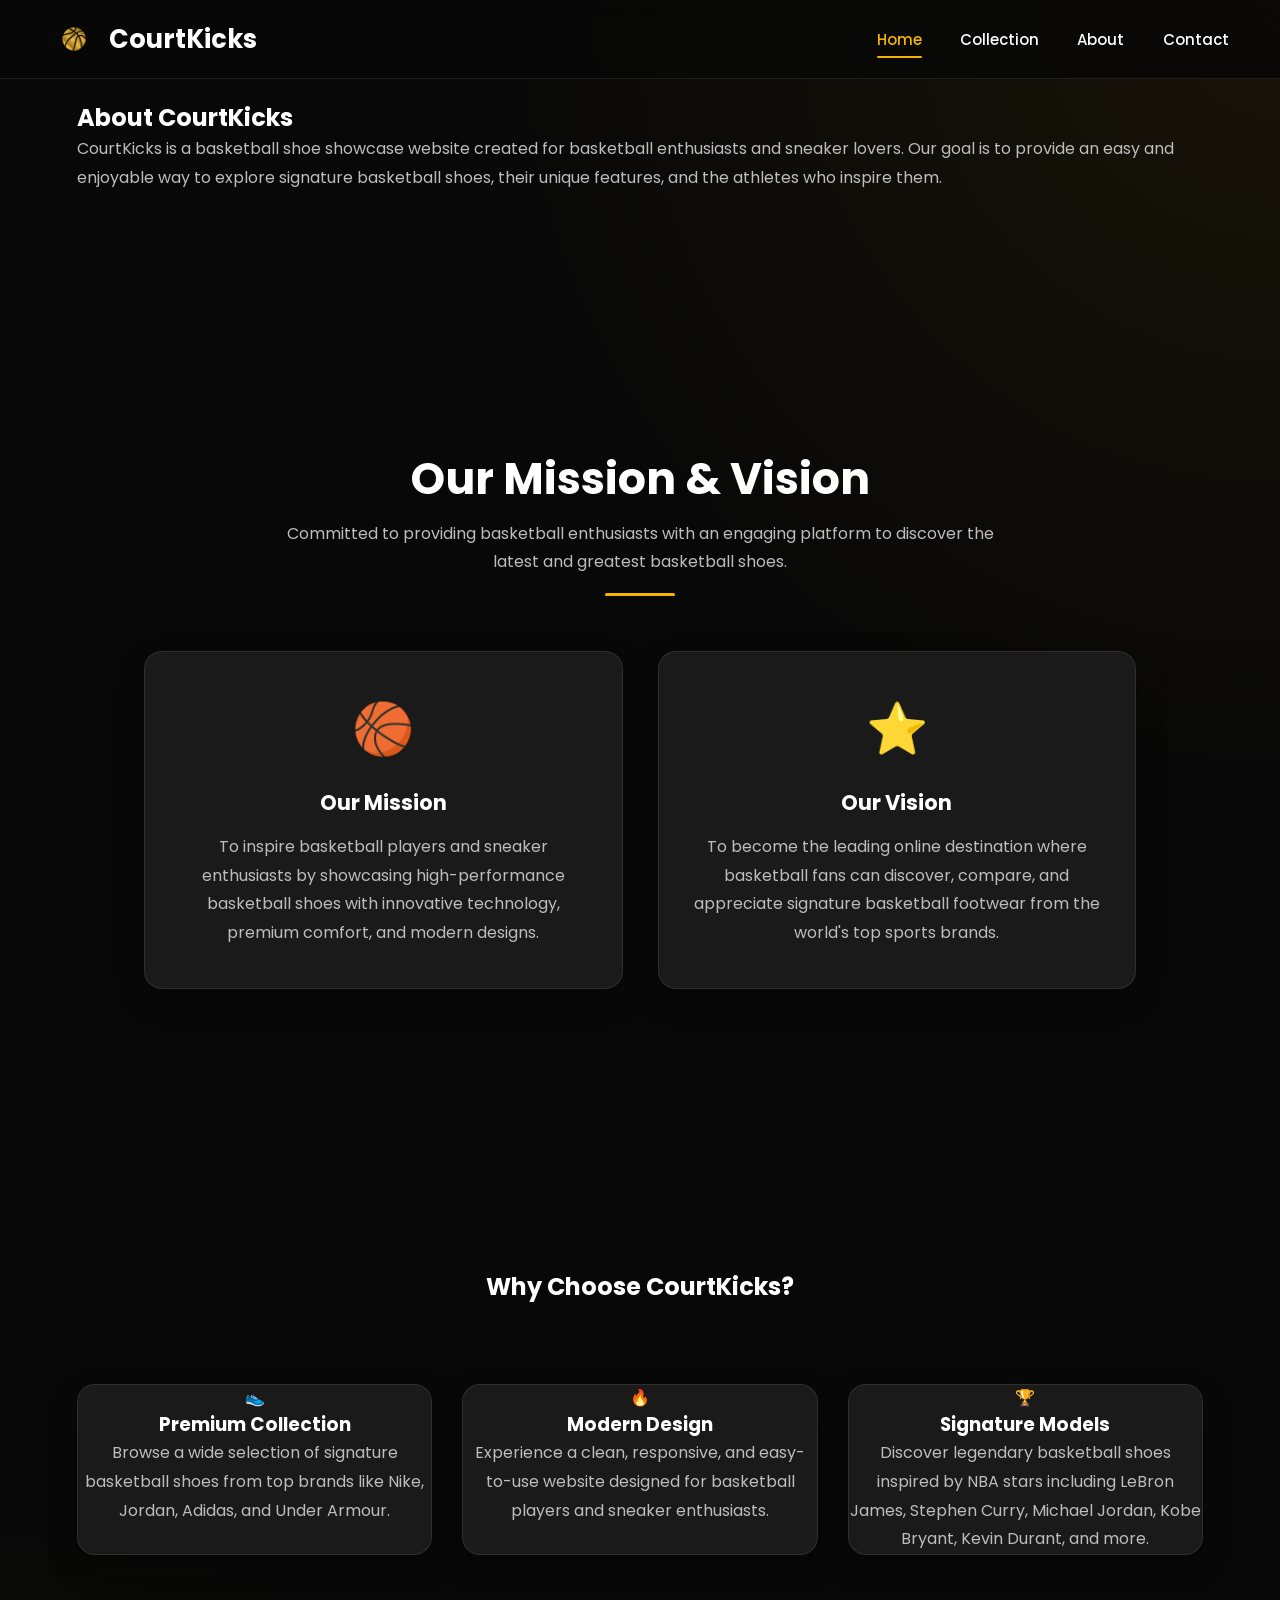
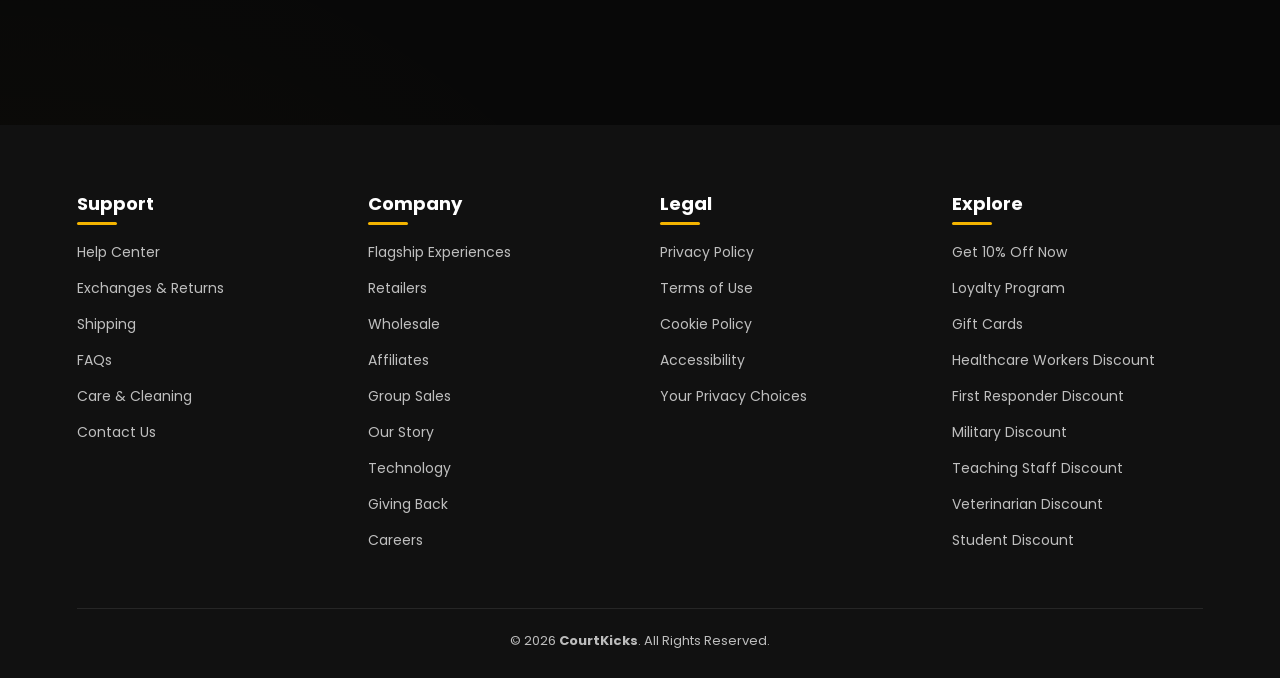
<file: about.html>
<!DOCTYPE html>
<html lang="en">

<head>
    <meta charset="UTF-8">
    <meta name="viewport" content="width=device-width, initial-scale=1.0">

    <title>About | CourtKicks</title>

    <!-- Google Font -->
    <link
        href="https://fonts.googleapis.com/css2?family=Poppins:wght@300;400;500;600;700&display=swap"
        rel="stylesheet">

    <!-- CSS -->
    <link rel="stylesheet" href="style.css">
</head>

<body>

    <!-- ================= HEADER ================= -->
    <header class="header">

        <nav class="navbar">

            <!-- Logo -->
            <a href="home.html" class="logo">
                <img src="myblogo.png" alt="CourtKicks Logo">
                <span>CourtKicks</span>
            </a>

            <!-- Navigation -->
            <ul class="nav-links">
    <li><a href="home.html" class="active">Home</a></li>
    <li><a href="collection.html">Collection</a></li>
    <li><a href="about.html">About</a></li>
    <li><a href="contact.html">Contact</a></li>
</ul>
        </nav>

    </header>

    <!-- ================= ABOUT HERO ================= -->
    <section class="about-hero">

        <div class="about-hero-content">

            <h1>About CourtKicks</h1>

            <p>
                CourtKicks is a basketball shoe showcase website created for
                basketball enthusiasts and sneaker lovers. Our goal is to
                provide an easy and enjoyable way to explore signature
                basketball shoes, their unique features, and the athletes
                who inspire them.
            </p>

        </div>

    </section>

    <!-- ================= MISSION & VISION ================= -->
    <section class="about-section">

       <!-- ================= MISSION & VISION ================= -->
<section class="about-section">

    <div class="section-title">
        <h2>Our Mission & Vision</h2>
        <p>
            Committed to providing basketball enthusiasts with an engaging
            platform to discover the latest and greatest basketball shoes.
        </p>
    </div>

    <div class="about-container">

        <!-- Mission -->
        <div class="about-box">

            <div class="about-icon">🏀</div>

            <h3>Our Mission</h3>

            <p>
                To inspire basketball players and sneaker enthusiasts by
                showcasing high-performance basketball shoes with innovative
                technology, premium comfort, and modern designs.
            </p>

        </div>

        <!-- Vision -->
        <div class="about-box">

            <div class="about-icon">⭐</div>

            <h3>Our Vision</h3>

            <p>
                To become the leading online destination where basketball fans
                can discover, compare, and appreciate signature basketball
                footwear from the world's top sports brands.
            </p>

        </div>

    </div>

</section>
    </section>

    <!-- ================= WHY CHOOSE COURTKICKS ================= -->
    <section class="about-section">

        <h2 class="center-title">Why Choose CourtKicks?</h2>

        <div class="cards">

          <div class="cards">

    <!-- Premium Collection -->
    <div class="card">

        <div class="card-icon">👟</div>

        <h3>Premium Collection</h3>

        <p>
            Browse a wide selection of signature basketball shoes from
            top brands like Nike, Jordan, Adidas, and Under Armour.
        </p>

    </div>

    <!-- Modern Design -->
    <div class="card">

        <div class="card-icon">🔥</div>

        <h3>Modern Design</h3>

        <p>
            Experience a clean, responsive, and easy-to-use website
            designed for basketball players and sneaker enthusiasts.
        </p>

    </div>

    <!-- Signature Models -->
    <div class="card">

        <div class="card-icon">🏆</div>

        <h3>Signature Models</h3>

        <p>
            Discover legendary basketball shoes inspired by NBA stars
            including LeBron James, Stephen Curry, Michael Jordan,
            Kobe Bryant, Kevin Durant, and more.
        </p>

    </div>

</div>

        </div>

    </section>

    <!-- ================= FOOTER ================= -->
    <!-- Footer -->
<footer class="footer">
    <div class="footer-container">

        <!-- Support -->
        <div class="footer-column">
            <h3>Support</h3>
            <ul>
                <li><a href="#">Help Center</a></li>
                <li><a href="#">Exchanges & Returns</a></li>
                <li><a href="#">Shipping</a></li>
                <li><a href="#">FAQs</a></li>
                <li><a href="#">Care & Cleaning</a></li>
                <li><a href="contact.html">Contact Us</a></li>
            </ul>
        </div>

        <!-- Company -->
        <div class="footer-column">
            <h3>Company</h3>
            <ul>
                <li><a href="#">Flagship Experiences</a></li>
                <li><a href="#">Retailers</a></li>
                <li><a href="#">Wholesale</a></li>
                <li><a href="#">Affiliates</a></li>
                <li><a href="#">Group Sales</a></li>
                <li><a href="about.html">Our Story</a></li>
                <li><a href="#">Technology</a></li>
                <li><a href="#">Giving Back</a></li>
                <li><a href="#">Careers</a></li>
            </ul>
        </div>

        <!-- Legal -->
        <div class="footer-column">
            <h3>Legal</h3>
            <ul>
                <li><a href="#">Privacy Policy</a></li>
                <li><a href="#">Terms of Use</a></li>
                <li><a href="#">Cookie Policy</a></li>
                <li><a href="#">Accessibility</a></li>
                <li><a href="#">Your Privacy Choices</a></li>
            </ul>
        </div>

        <!-- Explore -->
        <div class="footer-column">
            <h3>Explore</h3>
            <ul>
                <li><a href="#">Get 10% Off Now</a></li>
                <li><a href="#">Loyalty Program</a></li>
                <li><a href="#">Gift Cards</a></li>
                <li><a href="#">Healthcare Workers Discount</a></li>
                <li><a href="#">First Responder Discount</a></li>
                <li><a href="#">Military Discount</a></li>
                <li><a href="#">Teaching Staff Discount</a></li>
                <li><a href="#">Veterinarian Discount</a></li>
                <li><a href="#">Student Discount</a></li>
            </ul>
        </div>

    </div>

    <div class="footer-bottom">
        <p>&copy; 2026 <strong>CourtKicks</strong>. All Rights Reserved.</p>
    </div>
</footer>

    <!-- JavaScript -->
    <script src="script.js"></script>

</body>

</html>
</file>
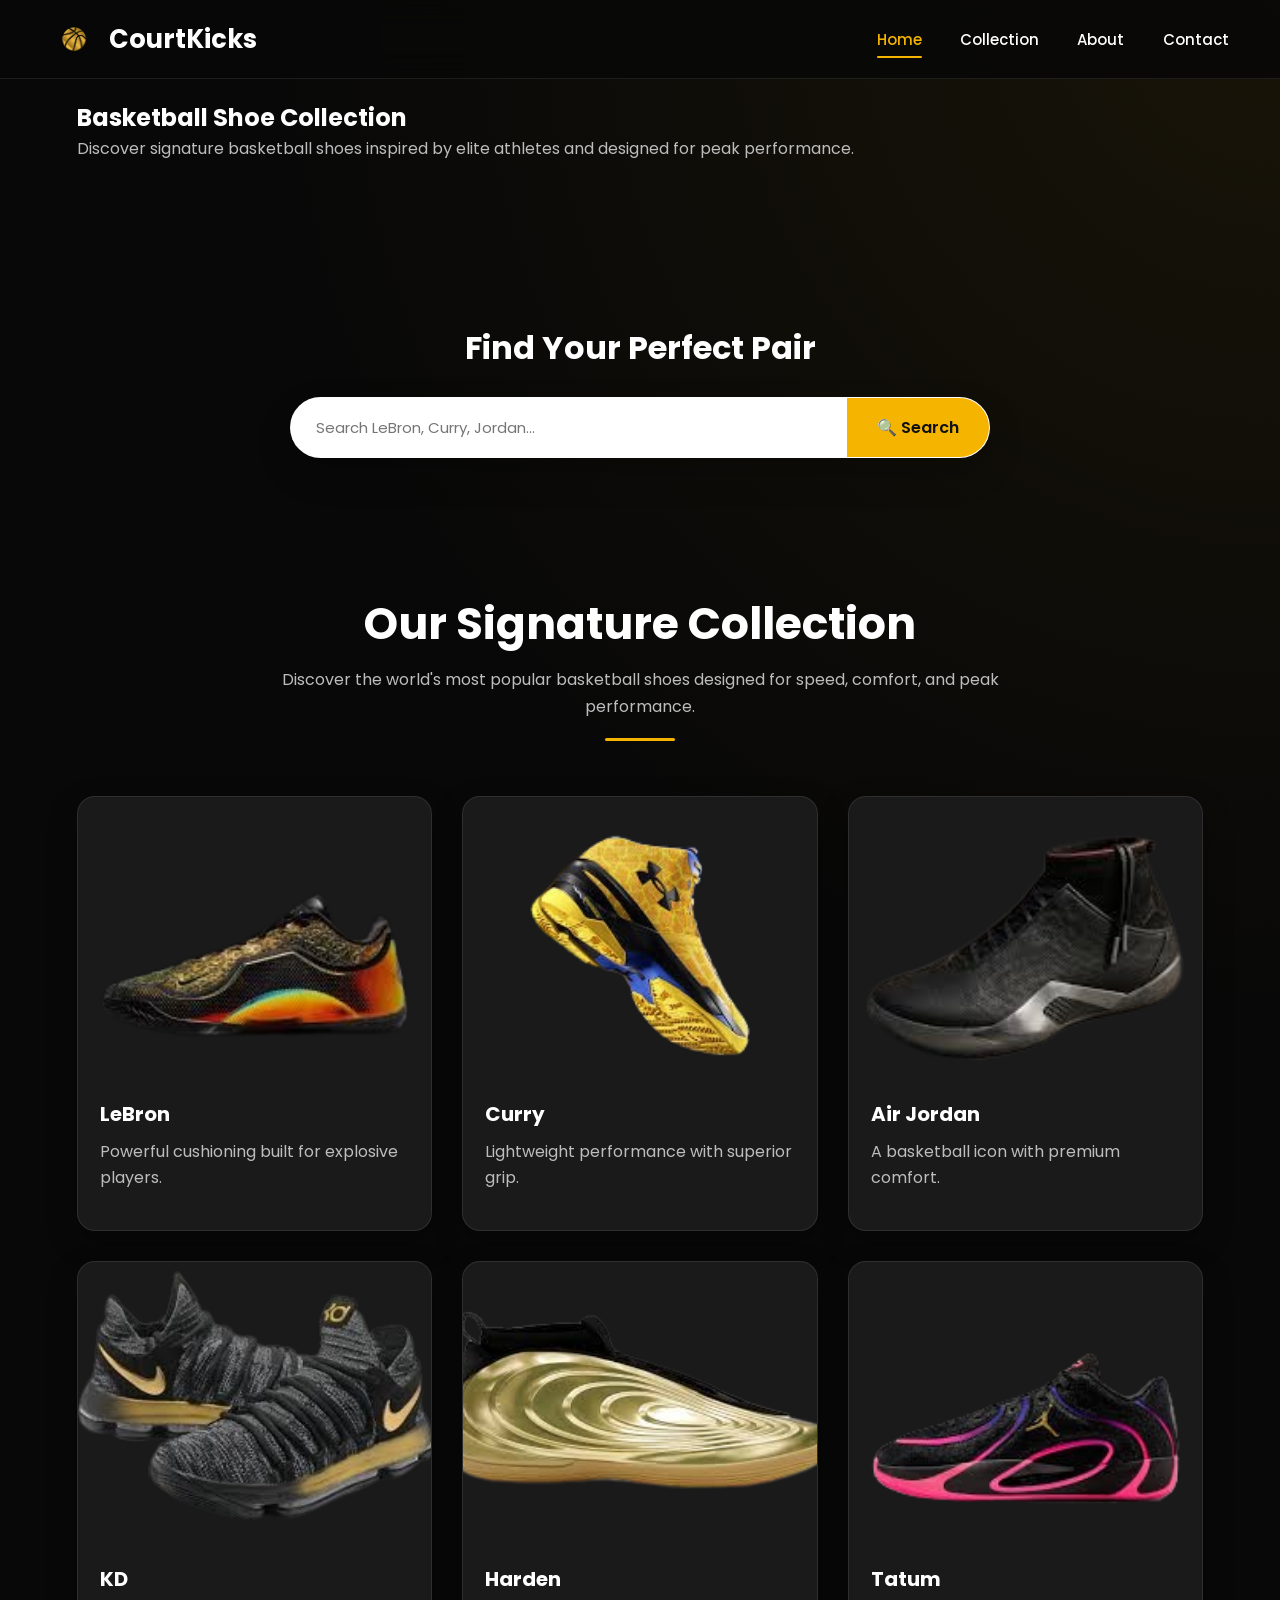
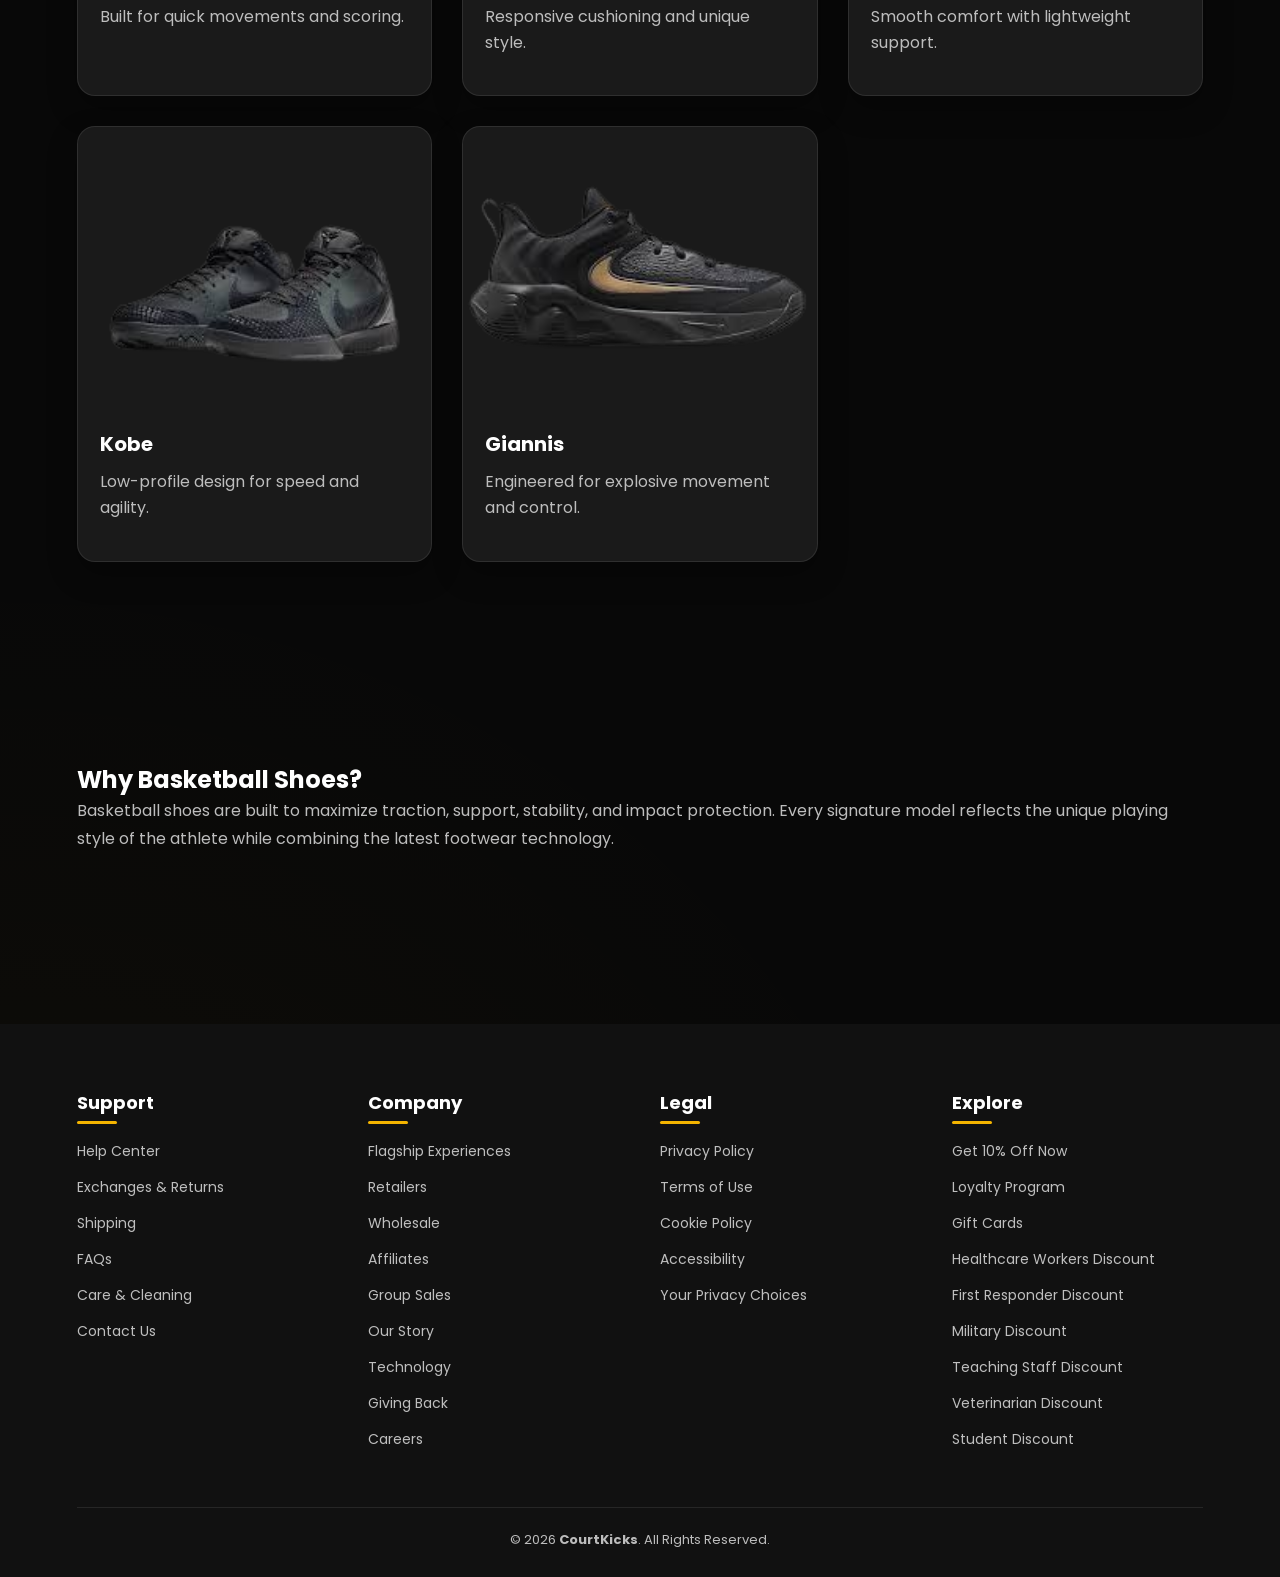
<file: collection.html>
<!DOCTYPE html>
<html lang="en">

<head>
    <meta charset="UTF-8">
    <meta name="viewport" content="width=device-width, initial-scale=1.0">

    <title>CourtKicks | Collection</title>

    <!-- Google Fonts -->
    <link rel="preconnect" href="https://fonts.googleapis.com">
    <link href="https://fonts.googleapis.com/css2?family=Poppins:wght@300;400;500;600;700&display=swap" rel="stylesheet">

    <!-- CSS -->
    <link rel="stylesheet" href="style.css">
</head>

<body>

    <!-- ================= NAVBAR ================= -->
    <header class="header">
        <nav class="navbar">

            <!-- Logo -->
              <a href="home.html" class="logo">
                <img src="myblogo.png" alt="CourtKicks Logo">
                <span>CourtKicks</span>
            </a>

            <!-- Navigation -->
         <ul class="nav-links">
    <li><a href="home.html" class="active">Home</a></li>
    <li><a href="collection.html">Collection</a></li>
    <li><a href="about.html">About</a></li>
    <li><a href="contact.html">Contact</a></li>
    </ul>
    </header>

    <!-- ================= HERO ================= -->
    <section class="collection-hero">

        <h1>Basketball Shoe Collection</h1>

        <p>
            Discover signature basketball shoes inspired by elite athletes and
            designed for peak performance.
        </p>

    </section>

    <!-- ================= SEARCH ================= -->
    <!-- ================= SEARCH SECTION ================= -->
<section class="search-section">

    <h2>Find Your Perfect Pair</h2>

    <div class="search-box">

        <input
            type="text"
            id="search"
            placeholder="Search LeBron, Curry, Jordan..."
        >

        <button type="button">
            🔍 Search
        </button>

    </div>

</section>
    <!-- ================= COLLECTION ================= -->
<section class="collection">

    <div class="section-title">
        <h2>Our Signature Collection</h2>
        <p>
            Discover the world's most popular basketball shoes designed for
            speed, comfort, and peak performance.
        </p>
    </div>

    <div class="cards">

        <!-- LeBron -->
        <div class="card">
            <div class="card-image">
                <img src="lebron-removebg-preview.png" alt="Nike LeBron">
                
            </div>

            <div class="card-content">
                <h3>LeBron</h3>
                <p>Powerful cushioning built for explosive players.</p>
               
            </div>
        </div>

        <!-- Curry -->
        <div class="card">
            <div class="card-image">
                <img src="curry-removebg-preview.png" alt="Curry">
       
            </div>

            <div class="card-content">
                <h3>Curry</h3>
                <p>Lightweight performance with superior grip.</p>
               
            </div>
        </div>

        <!-- Air Jordan -->
        <div class="card">
            <div class="card-image">
                <img src="jordan-removebg-preview.png" alt="Air Jordan">
               
            </div>

            <div class="card-content">
                <h3>Air Jordan</h3>
                <p>A basketball icon with premium comfort.</p>                
            </div>
        </div>

        <!-- KD -->
        <div class="card">
            <div class="card-image">
                <img src="kd-removebg-preview.png" alt="KD">
               
            </div>

            <div class="card-content">
                <h3>KD</h3>
                <p>Built for quick movements and scoring.</p>
              
            </div>
        </div>

        <!-- Harden -->
        <div class="card">
            <div class="card-image">
                <img src="gg-removebg-preview.png" alt="Harden">
               
            </div>

            <div class="card-content">
                <h3>Harden</h3>
                <p>Responsive cushioning and unique style.</p>
             
            </div>
        </div>

        <!-- Tatum -->
        <div class="card">
            <div class="card-image">
                <img src="tatt-removebg-preview.png" alt="Tatum">
                
            </div>

            <div class="card-content">
                <h3>Tatum</h3>
                <p>Smooth comfort with lightweight support.</p>
             
            </div>
        </div>

        <!-- Kobe -->
        <div class="card">
            <div class="card-image">
                <img src="kobe-removebg-preview.png" alt="Kobe">
               
            </div>

            <div class="card-content">
                <h3>Kobe</h3>
                <p>Low-profile design for speed and agility.</p>
            
            </div>
        </div>

        <!-- Giannis -->
        <div class="card">
            <div class="card-image">
                <img src="giannis-removebg-preview.png " alt="Giannis">
              
            </div>

            <div class="card-content">
                <h3>Giannis</h3>
                <p>Engineered for explosive movement and control.</p>
                
            </div>
        </div>

    </div>

</section>

<!-- ================= WHY BASKETBALL SHOES ================= -->
<section class="about-preview">

    <h2>Why Basketball Shoes?</h2>

    <p>
        Basketball shoes are built to maximize traction, support,
        stability, and impact protection. Every signature model
        reflects the unique playing style of the athlete while
        combining the latest footwear technology.
    </p>

</section>
    <!-- ================= FOOTER ================= -->
 <!-- Footer -->
<footer class="footer">
    <div class="footer-container">

        <!-- Support -->
        <div class="footer-column">
            <h3>Support</h3>
            <ul>
                <li><a href="#">Help Center</a></li>
                <li><a href="#">Exchanges & Returns</a></li>
                <li><a href="#">Shipping</a></li>
                <li><a href="#">FAQs</a></li>
                <li><a href="#">Care & Cleaning</a></li>
                <li><a href="contact.html">Contact Us</a></li>
            </ul>
        </div>

        <!-- Company -->
        <div class="footer-column">
            <h3>Company</h3>
            <ul>
                <li><a href="#">Flagship Experiences</a></li>
                <li><a href="#">Retailers</a></li>
                <li><a href="#">Wholesale</a></li>
                <li><a href="#">Affiliates</a></li>
                <li><a href="#">Group Sales</a></li>
                <li><a href="about.html">Our Story</a></li>
                <li><a href="#">Technology</a></li>
                <li><a href="#">Giving Back</a></li>
                <li><a href="#">Careers</a></li>
            </ul>
        </div>

        <!-- Legal -->
        <div class="footer-column">
            <h3>Legal</h3>
            <ul>
                <li><a href="#">Privacy Policy</a></li>
                <li><a href="#">Terms of Use</a></li>
                <li><a href="#">Cookie Policy</a></li>
                <li><a href="#">Accessibility</a></li>
                <li><a href="#">Your Privacy Choices</a></li>
            </ul>
        </div>

        <!-- Explore -->
        <div class="footer-column">
            <h3>Explore</h3>
            <ul>
                <li><a href="#">Get 10% Off Now</a></li>
                <li><a href="#">Loyalty Program</a></li>
                <li><a href="#">Gift Cards</a></li>
                <li><a href="#">Healthcare Workers Discount</a></li>
                <li><a href="#">First Responder Discount</a></li>
                <li><a href="#">Military Discount</a></li>
                <li><a href="#">Teaching Staff Discount</a></li>
                <li><a href="#">Veterinarian Discount</a></li>
                <li><a href="#">Student Discount</a></li>
            </ul>
        </div>

    </div>

    <div class="footer-bottom">
        <p>&copy; 2026 <strong>CourtKicks</strong>. All Rights Reserved.</p>
    </div>
</footer>

    <!-- JavaScript -->
    <script src="script.js"></script>

</body>

</html>
</file>
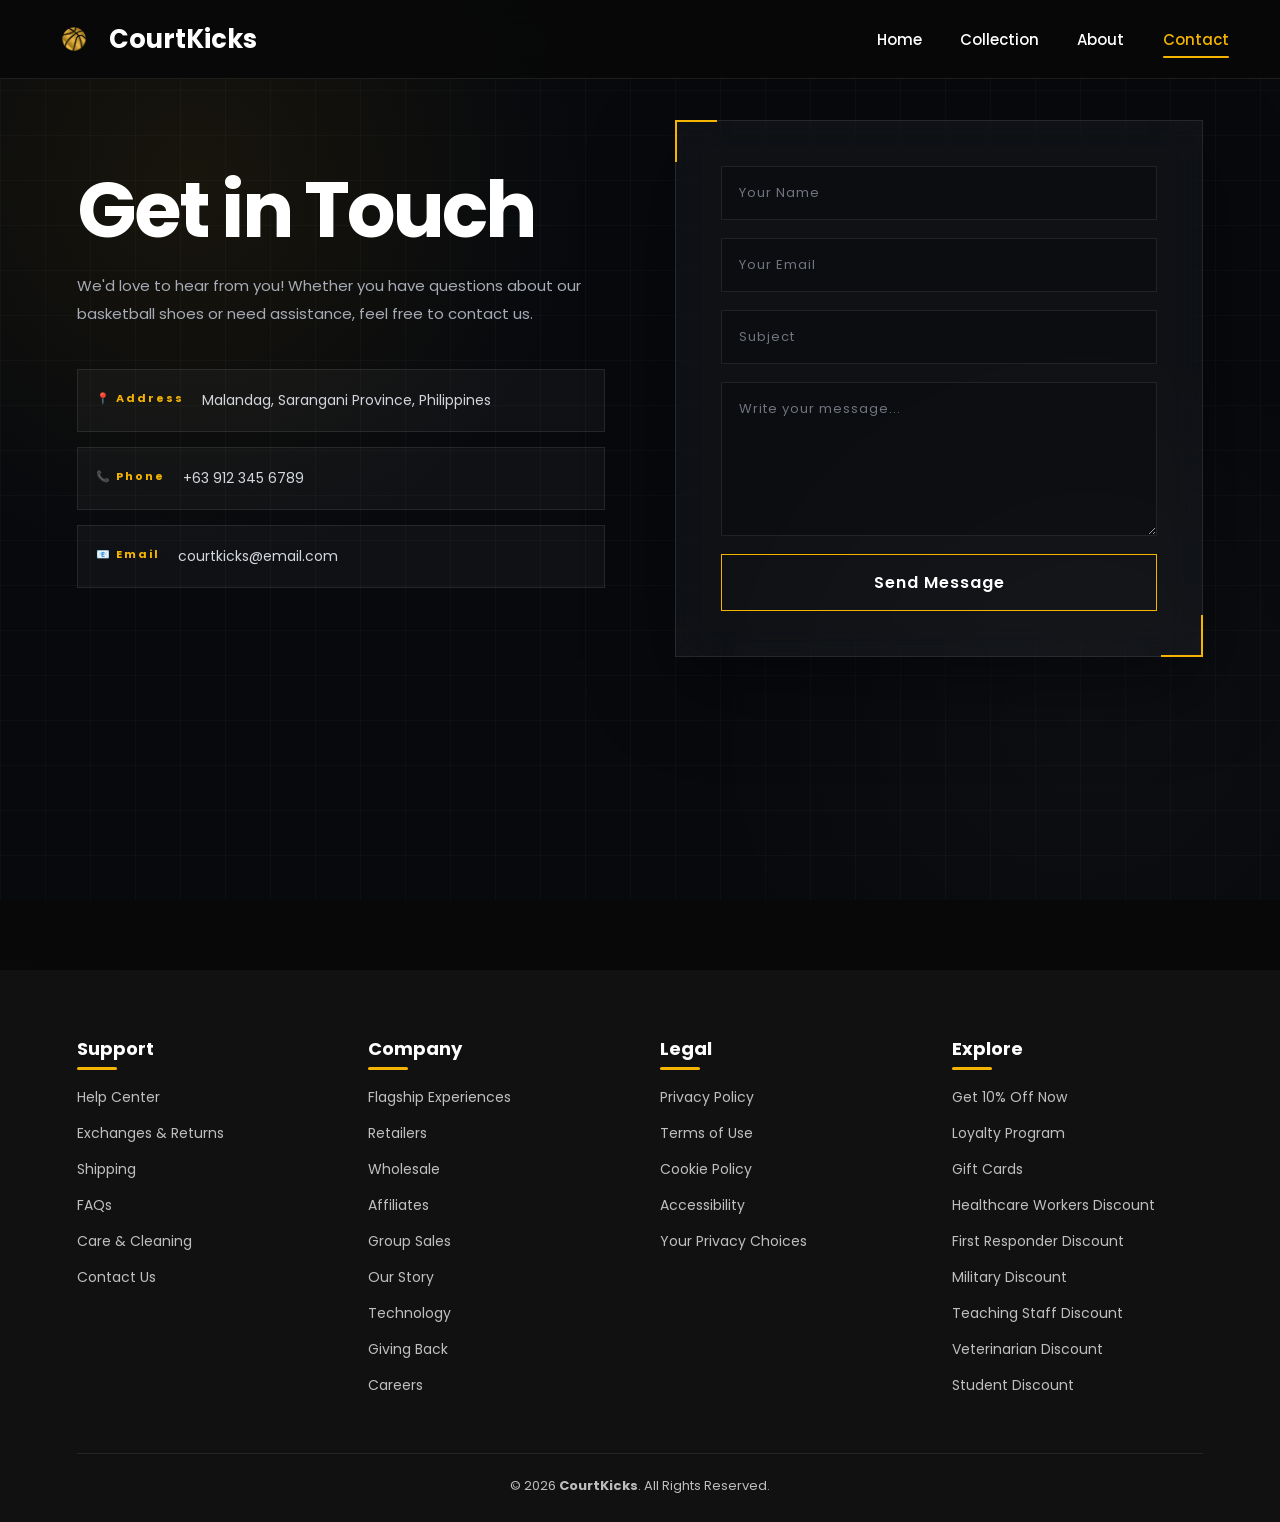
<file: contact.html>
<!DOCTYPE html>
<html lang="en">
<head>
    <meta charset="UTF-8">
    <meta name="viewport" content="width=device-width, initial-scale=1.0">

    <title>CourtKicks | Contact</title>

    <!-- Google Font -->
    <link href="https://fonts.googleapis.com/css2?family=Poppins:wght@300;400;500;600;700&display=swap" rel="stylesheet">

    <!-- CSS -->
    <link rel="stylesheet" href="style.css">
</head>
<body>

    <!-- ================= NAVIGATION ================= -->
    <header class="header">
        <nav class="navbar">

            <a href="home.html" class="logo">
                <img src="myblogo.png" alt="CourtKicks Logo">
                <span>CourtKicks</span>
            </a>

            <ul class="nav-links">
                <li><a href="home.html">Home</a></li>
                <li><a href="collection.html">Collection</a></li>
                <li><a href="about.html">About</a></li>
                <li><a href="contact.html" class="active">Contact</a></li>
            </ul>

        </nav>
    </header>

    <!-- ================= CONTACT ================= -->

    <section class="contact">

        <div class="contact-container">

            <div class="contact-info">

                <h1>Get in Touch</h1>

                <p>
                    We'd love to hear from you! Whether you have questions about
                    our basketball shoes or need assistance, feel free to contact us.
                </p>

                <div class="info-box">
                    <h3>📍 Address</h3>
                    <p>Malandag, Sarangani Province, Philippines</p>
                </div>

                <div class="info-box">
                    <h3>📞 Phone</h3>
                    <p>+63 912 345 6789</p>
                </div>

                <div class="info-box">
                    <h3>📧 Email</h3>
                    <p>courtkicks@email.com</p>
                </div>

            </div>

            <div class="contact-form">

                <form>

                    <input type="text" placeholder="Your Name" required>

                    <input type="email" placeholder="Your Email" required>

                    <input type="text" placeholder="Subject">

                    <textarea rows="6" placeholder="Write your message..." required></textarea>

                    <button type="submit" class="btn">
                        Send Message
                    </button>

                </form>

            </div>

        </div>

    </section>
<!-- Footer -->
<footer class="footer">
    <div class="footer-container">

        <!-- Support -->
        <div class="footer-column">
            <h3>Support</h3>
            <ul>
                <li><a href="#">Help Center</a></li>
                <li><a href="#">Exchanges & Returns</a></li>
                <li><a href="#">Shipping</a></li>
                <li><a href="#">FAQs</a></li>
                <li><a href="#">Care & Cleaning</a></li>
                <li><a href="contact.html">Contact Us</a></li>
            </ul>
        </div>

        <!-- Company -->
        <div class="footer-column">
            <h3>Company</h3>
            <ul>
                <li><a href="#">Flagship Experiences</a></li>
                <li><a href="#">Retailers</a></li>
                <li><a href="#">Wholesale</a></li>
                <li><a href="#">Affiliates</a></li>
                <li><a href="#">Group Sales</a></li>
                <li><a href="about.html">Our Story</a></li>
                <li><a href="#">Technology</a></li>
                <li><a href="#">Giving Back</a></li>
                <li><a href="#">Careers</a></li>
            </ul>
        </div>

        <!-- Legal -->
        <div class="footer-column">
            <h3>Legal</h3>
            <ul>
                <li><a href="#">Privacy Policy</a></li>
                <li><a href="#">Terms of Use</a></li>
                <li><a href="#">Cookie Policy</a></li>
                <li><a href="#">Accessibility</a></li>
                <li><a href="#">Your Privacy Choices</a></li>
            </ul>
        </div>

        <!-- Explore -->
        <div class="footer-column">
            <h3>Explore</h3>
            <ul>
                <li><a href="#">Get 10% Off Now</a></li>
                <li><a href="#">Loyalty Program</a></li>
                <li><a href="#">Gift Cards</a></li>
                <li><a href="#">Healthcare Workers Discount</a></li>
                <li><a href="#">First Responder Discount</a></li>
                <li><a href="#">Military Discount</a></li>
                <li><a href="#">Teaching Staff Discount</a></li>
                <li><a href="#">Veterinarian Discount</a></li>
                <li><a href="#">Student Discount</a></li>
            </ul>
        </div>

    </div>

    <div class="footer-bottom">
        <p>&copy; 2026 <strong>CourtKicks</strong>. All Rights Reserved.</p>
    </div>
</footer>
    <script src="script.js"></script>

</body>
</html>
</file>
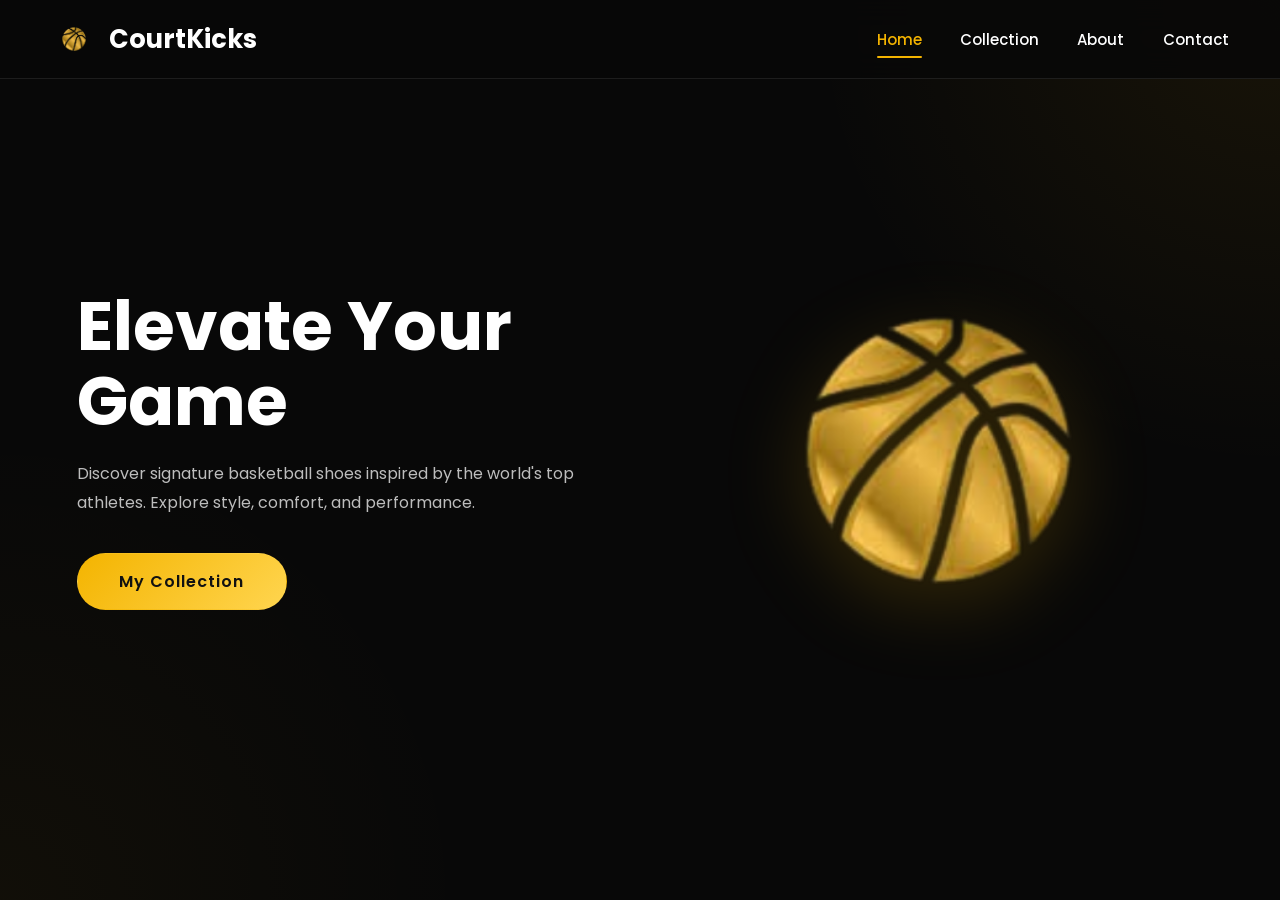
<file: home.html>
<!DOCTYPE html>
<html lang="en">

<head>
    <meta charset="UTF-8">
    <meta name="viewport" content="width=device-width, initial-scale=1.0">

    <title>CourtKicks | Home</title>

    <!-- Google Font -->
    <link href="https://fonts.googleapis.com/css2?family=Poppins:wght@300;400;500;600;700&display=swap" rel="stylesheet">

    <!-- CSS -->
    <link rel="stylesheet" href="style.css">
</head>

<body>

    <!-- ================= NAVIGATION ================= -->
    <header class="header">
        <nav class="navbar">

            <!-- Logo -->
            <a href="home.html" class="logo">
                <img src="myblogo.png" alt="CourtKicks Logo">
                <span>CourtKicks</span>
            </a>

            <!-- Navigation -->
            <ul class="nav-links">
             <li><a href="home.html" class="active">Home</a></li>
             <li><a href="collection.html">Collection</a></li>
             <li><a href="about.html">About</a></li>
             <li><a href="contact.html">Contact</a></li>

        </nav>
    </header>

    <!-- ================= HERO ================= -->
    <section class="hero">

        <div class="hero-text">

            <h1>Elevate Your Game</h1>

            <p>
                Discover signature basketball shoes inspired by the world's
                top athletes. Explore style, comfort, and performance.
            </p>

            <a href="collection.html" class="btn">
                My Collection
            </a>

        </div>

        <!-- Hero Image -->
        <div class="hero-image">

            <img src="myblogo.png" alt="CourtKicks Logo">

            <!-- Overlay -->
            <div class="hero-overlay"></div>

        </div>
    </section>
 
    <!-- JavaScript -->
    <script src="script.js"></script>

</body>

</html>
</file>
<file: style.css>
/* =========================================================
   COURTKICKS - STYLE.CSS
   Clean • Uniform • Responsive
   Theme: Black • Gold • White
========================================================= */


/* =========================================================
   1. GOOGLE FONT
========================================================= */

@import url('https://fonts.googleapis.com/css2?family=Poppins:wght@300;400;500;600;700;800&display=swap');


/* =========================================================
   2. ROOT VARIABLES
========================================================= */

:root {
    /* Gold */
    --primary: #F4B400;
    --primary-light: #FFD54F;
    --primary-dark: #C49000;

    /* Dark */
    --black: #080808;
    --dark: #101010;
    --dark-2: #151515;
    --card: #1A1A1A;
    --card-2: #202020;

    /* Text */
    --white: #FFFFFF;
    --gray: #BDBDBD;
    --muted: #8F8F8F;

    /* Borders */
    --border: rgba(255, 255, 255, 0.09);
    --gold-border: rgba(244, 180, 0, 0.35);

    /* Effects */
    --shadow: 0 18px 45px rgba(0, 0, 0, 0.45);
    --gold-glow: 0 0 30px rgba(244, 180, 0, 0.22);

    /* Layout */
    --container: 1400px;
    --radius: 18px;

    /* Animation */
    --transition: 0.3s ease;
}


/* =========================================================
   3. RESET
========================================================= */

* {
    margin: 0;
    padding: 0;
    box-sizing: border-box;
}

html {
    width: 100%;
    scroll-behavior: smooth;
    overflow-x: hidden;
}

body {
    width: 100%;
    min-width: 0;
    min-height: 100vh;

    font-family: 'Poppins', sans-serif;
    color: var(--white);

    background:
        radial-gradient(
            circle at top right,
            rgba(244, 180, 0, 0.07),
            transparent 30%
        ),
        radial-gradient(
            circle at bottom left,
            rgba(244, 180, 0, 0.04),
            transparent 30%
        ),
        var(--black);

    overflow-x: hidden;
}

img,
video {
    display: block;
    max-width: 100%;
    height: auto;
}

a {
    color: inherit;
    text-decoration: none;
}

button,
input,
textarea {
    font: inherit;
}

button {
    cursor: pointer;
}

ul {
    list-style: none;
}

section {
    width: 100%;
    padding: clamp(60px, 8vw, 100px) 6%;
}

h1,
h2,
h3 {
    font-weight: 700;
}

p {
    color: var(--gray);
    line-height: 1.8;
}


/* =========================================================
   4. SCROLLBAR
========================================================= */

::-webkit-scrollbar {
    width: 9px;
}

::-webkit-scrollbar-track {
    background: #0D0D0D;
}

::-webkit-scrollbar-thumb {
    background: var(--primary);
    border-radius: 20px;
}

::-webkit-scrollbar-thumb:hover {
    background: var(--primary-light);
}


/* =========================================================
   5. SHARED CONTAINER
========================================================= */

.container {
    width: min(100%, var(--container));
    margin: 0 auto;
}


/* =========================================================
   6. SECTION TITLE
========================================================= */

.section-title {
    width: min(100%, 750px);
    margin: 0 auto 55px;
    text-align: center;
}

.section-title h2 {
    margin-bottom: 15px;

    color: var(--white);
    font-size: clamp(30px, 4vw, 44px);
    line-height: 1.2;
}

.section-title h2 span,
.section-title span {
    color: var(--primary);
}

.section-title p {
    color: var(--gray);
    line-height: 1.7;
}

.section-title::after {
    content: "";

    display: block;

    width: 70px;
    height: 3px;

    margin: 18px auto 0;

    background: var(--primary);
    border-radius: 50px;
}


/* =========================================================
   7. HEADER
========================================================= */

.header {
    position: fixed;
    top: 0;
    left: 0;

    z-index: 9999;

    width: 100%;

    background: rgba(8, 8, 8, 0.90);

    border-bottom: 1px solid var(--border);

    backdrop-filter: blur(16px);
    -webkit-backdrop-filter: blur(16px);

    transition: var(--transition);
}

.header.scrolled {
    background: rgba(10, 10, 10, 0.98);
    box-shadow: var(--shadow);
}


/* =========================================================
   8. NAVBAR
========================================================= */

.navbar {
    width: min(92%, var(--container));
    height: 78px;

    margin: 0 auto;

    display: flex;
    align-items: center;
    justify-content: space-between;

    gap: 30px;
}


/* =========================================================
   9. LOGO
========================================================= */

.logo {
    display: flex;
    align-items: center;

    gap: 12px;

    flex-shrink: 0;

    color: var(--white);

    font-size: clamp(20px, 2vw, 27px);
    font-weight: 700;

    white-space: nowrap;

    transition: var(--transition);
}

.logo img {
    width: 46px;
    height: 46px;

    object-fit: contain;

    transition: var(--transition);
}

.logo span {
    transition: var(--transition);
}

.logo:hover img {
    transform: rotate(-8deg) scale(1.06);
}

.logo:hover span {
    color: var(--primary);
}


/* =========================================================
   10. NAVIGATION LINKS
========================================================= */

.nav-links {
    display: flex;
    align-items: center;

    gap: clamp(20px, 3vw, 40px);
}

.nav-links a {
    position: relative;

    color: var(--white);

    font-size: 15px;
    font-weight: 500;

    white-space: nowrap;

    transition: var(--transition);
}

.nav-links a::after {
    content: "";

    position: absolute;

    left: 0;
    bottom: -8px;

    width: 0;
    height: 2px;

    background: var(--primary);
    border-radius: 20px;

    transition: var(--transition);
}

.nav-links a:hover,
.nav-links a.active {
    color: var(--primary);
}

.nav-links a:hover::after,
.nav-links a.active::after {
    width: 100%;
}


/* =========================================================
   11. NAVIGATION BUTTON
========================================================= */

.shop-btn {
    display: inline-flex;
    align-items: center;
    justify-content: center;

    padding: 11px 24px;

    border-radius: 50px;

    background: linear-gradient(
        135deg,
        var(--primary),
        var(--primary-light)
    );

    color: #111;

    font-size: 14px;
    font-weight: 600;

    white-space: nowrap;

    transition: var(--transition);
}

.shop-btn:hover {
    transform: translateY(-3px);
    box-shadow: var(--gold-glow);
}


/* =========================================================
   12. MOBILE MENU BUTTON
========================================================= */

.menu-btn {
    display: none;

    width: 42px;
    height: 42px;

    padding: 0;

    border: none;
    background: transparent;

    color: var(--white);

    font-size: 30px;

    cursor: pointer;

    transition: var(--transition);
}

.menu-btn:hover {
    color: var(--primary);
}


/* =========================================================
   13. LANDING PAGE
========================================================= */

.landing {
    position: relative;

    width: 100%;
    min-height: 100vh;
    min-height: 100svh;

    padding:
        120px
        clamp(20px, 7vw, 100px)
        50px;

    display: flex;
    align-items: center;
    justify-content: center;

    overflow: hidden;

    background:
        linear-gradient(
            135deg,
            rgba(5, 6, 8, 0.96),
            rgba(12, 13, 18, 0.84)
        ),
        url("images/hero.jpg") center / cover no-repeat;
}

.landing::before {
    content: "";

    position: absolute;
    inset: 0;

    pointer-events: none;

    background-image:
        linear-gradient(
            rgba(255, 255, 255, 0.025) 1px,
            transparent 1px
        ),
        linear-gradient(
            90deg,
            rgba(255, 255, 255, 0.025) 1px,
            transparent 1px
        );

    background-size: 50px 50px;
}

.landing::after {
    content: "";

    position: absolute;

    width: min(500px, 80vw);
    height: min(500px, 80vw);

    top: 50%;
    left: 50%;

    transform: translate(-50%, -50%);

    border-radius: 50%;

    background: rgba(244, 180, 0, 0.07);

    filter: blur(100px);

    pointer-events: none;
}


/* Landing overlay */

.overlay {
    position: fixed;
    inset: 0;

    z-index: 1;

    pointer-events: none;

    background:
        radial-gradient(
            circle at 20% 30%,
            rgba(244, 180, 0, 0.07),
            transparent 30%
        ),
        radial-gradient(
            circle at 80% 70%,
            rgba(255, 255, 255, 0.03),
            transparent 30%
        );
}


/* Landing text */

.landing-text {
    position: relative;

    z-index: 3;

    width: min(100%, 1100px);

    text-align: center;

    animation: heroFade 1s ease forwards;
}

.landing-text .welcome {
    margin-bottom: 18px;

    color: var(--primary);

    font-size: clamp(9px, 1vw, 14px);
    font-weight: 600;

    letter-spacing: clamp(3px, 0.7vw, 7px);

    text-transform: uppercase;

    opacity: 0;

    animation: welcomeIn 1s ease 0.2s forwards;
}

.landing-text h1:not(.welcome) {
    position: relative;

    font-size: clamp(48px, 11vw, 150px);

    line-height: 0.88;

    font-weight: 800;

    letter-spacing: clamp(-4px, -0.5vw, -7px);

    text-transform: uppercase;

    background: linear-gradient(
        180deg,
        #ffffff 0%,
        #e4e5e8 50%,
        #888C94 100%
    );

    -webkit-background-clip: text;
    background-clip: text;

    -webkit-text-fill-color: transparent;

    text-shadow:
        0 0 30px rgba(255, 255, 255, 0.05);

    overflow-wrap: break-word;

    opacity: 0;

    animation: titleIn 1.2s ease 0.4s forwards;
}

.landing-text h1:not(.welcome)::after {
    content: "";

    display: block;

    width: 90px;
    height: 3px;

    margin: 25px auto 28px;

    background: var(--primary);

    box-shadow:
        0 0 10px rgba(244, 180, 0, 0.6),
        0 0 25px rgba(244, 180, 0, 0.2);
}

.landing-text h2 {
    margin-bottom: 35px;

    color: #E6E8EC;

    font-size: clamp(18px, 3vw, 34px);

    font-weight: 400;

    letter-spacing: 2px;

    opacity: 0;

    animation: subtitleIn 1s ease 0.8s forwards;
}


/* =========================================================
   14. GENERAL BUTTON
========================================================= */

.btn {
    position: relative;

    display: inline-flex;
    align-items: center;
    justify-content: center;

    min-width: 210px;

    padding: 15px 32px;

    border: 1px solid transparent;
    border-radius: 50px;

    background: linear-gradient(
        135deg,
        var(--primary),
        var(--primary-light)
    );

    color: #111;

    font-weight: 600;
    letter-spacing: 1px;

    cursor: pointer;

    overflow: hidden;

    transition: var(--transition);
}

.btn:hover {
    transform: translateY(-4px);
    box-shadow: var(--gold-glow);
}


/* =========================================================
   15. LANDING BUTTON
========================================================= */

.landing-text .btn {
    min-width: 210px;

    padding: 16px 30px;

    border: 1px solid var(--gold-border);
    border-radius: 0;

    background: rgba(255, 255, 255, 0.035);

    color: var(--white);

    font-size: 13px;
    letter-spacing: 2px;

    text-transform: uppercase;

    backdrop-filter: blur(10px);

    opacity: 0;

    animation: buttonIn 1s ease 1s forwards;
}

.landing-text .btn::before {
    content: "";

    position: absolute;
    inset: 0;

    z-index: -1;

    background: var(--primary);

    transform: translateX(-105%);

    transition: transform 0.4s ease;
}

.landing-text .btn:hover::before {
    transform: translateX(0);
}

.landing-text .btn:hover {
    color: #080808;

    transform: translateY(-4px);

    box-shadow: var(--gold-glow);
}


/* =========================================================
   16. MAIN HERO
========================================================= */

.hero {
    width: min(100%, var(--container));

    min-height: 100vh;

    margin: 0 auto;

    display: flex;
    align-items: center;
    justify-content: space-between;

    gap: clamp(30px, 5vw, 70px);

    padding-top: 100px;
}

.hero-text {
    flex: 1;
    min-width: 0;
}

.hero-text h1 {
    margin-bottom: 20px;

    font-size: clamp(38px, 6vw, 68px);

    line-height: 1.1;
}

.hero-text h1 span {
    color: var(--primary);
}

.hero-text p {
    max-width: 550px;

    margin-bottom: 35px;
}

.hero-image {
    flex: 1;

    min-width: 0;

    text-align: center;
}

.hero-image img {
    width: min(100%, 520px);

    margin: 0 auto;

    animation: float 5s ease-in-out infinite;

    filter:
        drop-shadow(
            0 20px 40px rgba(244, 180, 0, 0.20)
        );
}


/* =========================================================
   17. SEARCH
========================================================= */

.search-section {
    padding-top: 60px;
    padding-bottom: 60px;

    text-align: center;
}

.search-section h2 {
    margin-bottom: 25px;

    color: var(--white);

    font-size: clamp(25px, 3vw, 32px);
}

.search-box {
    width: min(100%, 700px);

    margin: 0 auto;

    display: flex;

    overflow: hidden;

    border: 1px solid var(--border);
    border-radius: 50px;

    background: var(--white);

    box-shadow:
        0 15px 35px rgba(0, 0, 0, 0.20);

    transition: var(--transition);
}

.search-box:focus-within {
    transform: translateY(-3px);

    box-shadow:
        0 20px 45px rgba(0, 0, 0, 0.30),
        0 0 0 2px rgba(244, 180, 0, 0.15);
}

.search-box input {
    flex: 1;

    min-width: 0;

    padding: 17px 25px;

    border: none;
    outline: none;

    background: transparent;

    color: #111;

    font-size: 15px;
}

.search-box button {
    flex-shrink: 0;

    padding: 17px 30px;

    border: none;

    background: var(--primary);

    color: #111;

    font-weight: 600;

    transition: var(--transition);
}

.search-box button:hover {
    background: var(--primary-light);
}


/* =========================================================
   18. COLLECTION
========================================================= */

.collection {
    padding-top: 80px;
}

.cards {
    width: 100%;

    display: grid;

    grid-template-columns:
        repeat(
            auto-fit,
            minmax(
                min(100%, 260px),
                1fr
            )
        );

    gap: clamp(18px, 3vw, 30px);

    margin-top: 40px;
}

.card {
    width: 100%;
    min-width: 0;

    overflow: hidden;

    background: var(--card);

    border: 1px solid var(--border);
    border-radius: var(--radius);

    box-shadow:
        0 12px 30px rgba(0, 0, 0, 0.30);

    transition: var(--transition);

    animation: fadeUp 0.8s ease;
}

.card:hover {
    transform: translateY(-10px);

    border-color: var(--gold-border);

    box-shadow: var(--shadow);
}


/* Card image */

.card-image {
    position: relative;

    width: 100%;

    overflow: hidden;
}

.card-image img {
    width: 100%;

    height: clamp(210px, 25vw, 280px);

    object-fit: cover;

    transition: 0.5s ease;
}

.card:hover .card-image img {
    transform: scale(1.08);
}


/* Brand */

.brand {
    position: absolute;

    top: 15px;
    left: 15px;

    padding: 6px 14px;

    border-radius: 30px;

    background: var(--white);

    color: #111;

    font-size: 12px;
    font-weight: 600;
}


/* Card content */

.card-content {
    padding: 22px;
}

.card-content h3 {
    margin-bottom: 10px;

    color: var(--white);

    font-size: 20px;
}

.card-content p {
    margin-bottom: 18px;

    color: var(--gray);

    line-height: 1.6;
}

.card-content button {
    width: 100%;

    padding: 12px;

    border: none;
    border-radius: 10px;

    background: var(--primary);

    color: #111;

    font-weight: 600;

    transition: var(--transition);
}

.card-content button:hover {
    background: var(--primary-light);

    transform: translateY(-2px);
}


/* =========================================================
   19. ABOUT
========================================================= */

.about-section {
    padding-top: 80px;

    text-align: center;
}

.about-container {
    width: 100%;

    display: grid;

    grid-template-columns:
        repeat(
            auto-fit,
            minmax(
                min(100%, 300px),
                1fr
            )
        );

    gap: clamp(20px, 3vw, 35px);
}

.about-box {
    width: 100%;

    padding: clamp(28px, 4vw, 40px) 30px;

    background: var(--card);

    border: 1px solid var(--border);
    border-radius: var(--radius);

    box-shadow:
        0 12px 30px rgba(0, 0, 0, 0.25);

    transition: var(--transition);
}

.about-box:hover {
    transform: translateY(-8px);

    border-color: var(--gold-border);

    box-shadow: var(--shadow);
}

.about-icon {
    margin-bottom: 20px;

    font-size: 50px;
}

.about-box h3 {
    margin-bottom: 15px;

    color: var(--white);

    font-size: 21px;
}

.about-box p {
    color: var(--gray);

    line-height: 1.8;
}


/* =========================================================
   20. CONTACT
========================================================= */

.contact {
    position: relative;

    min-height: 100vh;

    padding-top: 120px;

    overflow: hidden;

    background:
        radial-gradient(
            circle at 15% 20%,
            rgba(244, 180, 0, 0.07),
            transparent 30%
        ),
        radial-gradient(
            circle at 85% 80%,
            rgba(255, 255, 255, 0.025),
            transparent 30%
        ),
        #07090D;
}

.contact::before {
    content: "";

    position: absolute;
    inset: 0;

    pointer-events: none;

    background-image:
        linear-gradient(
            rgba(255, 255, 255, 0.025) 1px,
            transparent 1px
        ),
        linear-gradient(
            90deg,
            rgba(255, 255, 255, 0.025) 1px,
            transparent 1px
        );

    background-size: 45px 45px;
}

.contact-container {
    position: relative;

    z-index: 2;

    width: min(100%, 1250px);

    margin: 0 auto;

    display: grid;

    grid-template-columns: repeat(2, minmax(0, 1fr));

    gap: clamp(35px, 6vw, 70px);

    align-items: center;
}

.contact-info {
    animation: contactFade 1s ease forwards;
}

.contact-info h1 {
    margin-bottom: 25px;

    font-size: clamp(42px, 6vw, 78px);

    line-height: 0.95;

    letter-spacing: -3px;
}

.contact-info h1 span {
    color: var(--primary);
}

.contact-info > p {
    max-width: 550px;

    margin-bottom: 40px;

    color: #A6ABB5;

    font-size: 15px;

    line-height: 1.9;
}


/* Contact information boxes */

.info-box {
    position: relative;

    display: flex;
    align-items: center;

    gap: 18px;

    margin-bottom: 15px;

    padding: 18px;

    overflow: hidden;

    background: rgba(255, 255, 255, 0.035);

    border: 1px solid var(--border);

    backdrop-filter: blur(14px);

    transition: var(--transition);
}

.info-box::before {
    content: "";

    position: absolute;

    left: 0;
    top: 0;

    width: 3px;
    height: 100%;

    background: var(--primary);

    transform: scaleY(0);

    transform-origin: bottom;

    transition: var(--transition);
}

.info-box:hover::before {
    transform: scaleY(1);
}

.info-box:hover {
    transform: translateX(6px);

    border-color: var(--gold-border);

    background: rgba(244, 180, 0, 0.04);
}

.info-icon {
    width: 44px;
    height: 44px;

    flex-shrink: 0;

    display: flex;
    align-items: center;
    justify-content: center;

    border: 1px solid var(--gold-border);

    color: var(--primary);

    font-size: 19px;
}

.info-box h3 {
    margin-bottom: 4px;

    color: var(--primary);

    font-size: 11px;

    letter-spacing: 2px;
}

.info-box p {
    margin: 0;

    color: #D3D6DC;

    font-size: 14px;
}


/* =========================================================
   21. CONTACT FORM
========================================================= */

.contact-form {
    position: relative;

    width: 100%;

    padding: clamp(25px, 4vw, 45px);

    background: rgba(255, 255, 255, 0.035);

    border: 1px solid var(--border);

    backdrop-filter: blur(18px);

    box-shadow:
        0 30px 80px rgba(0, 0, 0, 0.45),
        inset 0 0 40px rgba(255, 255, 255, 0.015);
}

.contact-form::before,
.contact-form::after {
    content: "";

    position: absolute;

    width: 40px;
    height: 40px;
}

.contact-form::before {
    top: -1px;
    left: -1px;

    border-top: 2px solid var(--primary);
    border-left: 2px solid var(--primary);
}

.contact-form::after {
    right: -1px;
    bottom: -1px;

    border-right: 2px solid var(--primary);
    border-bottom: 2px solid var(--primary);
}

.contact-form form {
    display: flex;
    flex-direction: column;

    gap: 18px;
}

.form-header {
    margin-bottom: 10px;
}

.form-header span {
    display: block;

    margin-bottom: 8px;

    color: var(--primary);

    font-size: 11px;

    letter-spacing: 3px;
}

.form-header h2 {
    color: var(--white);

    font-size: clamp(24px, 3vw, 30px);
}

.input-group {
    width: 100%;
}

.contact-form input,
.contact-form textarea {
    width: 100%;

    padding: 16px 17px;

    border: 1px solid var(--border);

    outline: none;

    background: rgba(0, 0, 0, 0.25);

    color: var(--white);

    font-size: 13px;

    resize: vertical;

    transition: var(--transition);
}

.contact-form textarea {
    min-height: 140px;
}

.contact-form input::placeholder,
.contact-form textarea::placeholder {
    color: #6F747E;

    letter-spacing: 1px;
}

.contact-form input:focus,
.contact-form textarea:focus {
    border-color: var(--primary);

    box-shadow:
        0 0 0 1px var(--primary),
        0 0 20px rgba(244, 180, 0, 0.08);
}

.contact-form .btn {
    width: 100%;

    border: 1px solid var(--primary);

    border-radius: 0;

    background: transparent;

    color: var(--white);
}

.contact-form .btn:hover {
    background: var(--primary);

    color: #111;
}


/* =========================================================
   22. FOOTER
========================================================= */

.footer {
    margin-top: 70px;

    padding:
        65px
        clamp(20px, 6vw, 8%)
        25px;

    background: #111;

    color: #DDD;
}

.footer-container {
    width: min(100%, var(--container));

    margin: 0 auto;

    display: grid;

    grid-template-columns:
        repeat(
            auto-fit,
            minmax(
                min(100%, 210px),
                1fr
            )
        );

    gap: 40px;
}

.footer-column h3 {
    position: relative;

    margin-bottom: 22px;

    color: var(--white);

    font-size: 18px;
}

.footer-column h3::after {
    content: "";

    position: absolute;

    left: 0;
    bottom: -8px;

    width: 40px;
    height: 3px;

    background: var(--primary);

    border-radius: 5px;
}

.footer-column ul li {
    margin: 11px 0;
}

.footer-column ul li a {
    color: #BFBFBF;

    font-size: 14px;

    transition: var(--transition);
}

.footer-column ul li a:hover {
    padding-left: 5px;

    color: var(--primary);
}

.footer-bottom {
    width: min(100%, var(--container));

    margin: 45px auto 0;

    padding-top: 20px;

    border-top: 1px solid var(--border);

    text-align: center;

    color: var(--muted);

    font-size: 13px;
}


/* =========================================================
   23. ANIMATIONS
========================================================= */

@keyframes float {

    0%,
    100% {
        transform: translateY(0);
    }

    50% {
        transform: translateY(-15px);
    }
}

@keyframes fadeUp {

    from {
        opacity: 0;
        transform: translateY(40px);
    }

    to {
        opacity: 1;
        transform: translateY(0);
    }
}

@keyframes heroFade {

    from {
        opacity: 0;
    }

    to {
        opacity: 1;
    }
}

@keyframes welcomeIn {

    from {
        opacity: 0;
        transform: translateY(20px);
    }

    to {
        opacity: 1;
        transform: translateY(0);
    }
}

@keyframes titleIn {

    from {
        opacity: 0;
        transform: translateY(30px) scale(0.96);
    }

    to {
        opacity: 1;
        transform: translateY(0) scale(1);
    }
}

@keyframes subtitleIn {

    from {
        opacity: 0;
        transform: translateY(20px);
    }

    to {
        opacity: 1;
        transform: translateY(0);
    }
}

@keyframes buttonIn {

    from {
        opacity: 0;
        transform: translateY(20px);
    }

    to {
        opacity: 1;
        transform: translateY(0);
    }
}

@keyframes contactFade {

    from {
        opacity: 0;
        transform: translateY(30px);
    }

    to {
        opacity: 1;
        transform: translateY(0);
    }
}


/* =========================================================
   24. TABLET
   769px - 992px
========================================================= */

@media (max-width: 992px) {

    .navbar {
        width: 92%;
    }

    .nav-links {
        gap: 20px;
    }

    .nav-links a {
        font-size: 14px;
    }

    .shop-btn {
        padding: 10px 18px;
    }

    .hero {
        min-height: auto;

        padding-top: 130px;
        padding-bottom: 70px;

        flex-direction: column;

        text-align: center;
    }

    .hero-text {
        width: 100%;
    }

    .hero-text p {
        margin-left: auto;
        margin-right: auto;
    }

    .hero-image {
        width: 100%;
    }

    .hero-image img {
        width: min(100%, 400px);
    }

    .contact-container {
        grid-template-columns: 1fr;
    }

    .contact-info {
        text-align: center;
    }

    .contact-info > p {
        margin-left: auto;
        margin-right: auto;
    }
}


/* =========================================================
   25. MOBILE NAVBAR
   768px and below
========================================================= */

@media (max-width: 768px) {

    /* ---------- NAVBAR ---------- */

    .header {
        background: rgba(8, 8, 8, 0.96);
    }

    .navbar {
        width: 100%;
        height: 72px;

        padding: 0 20px;

        gap: 15px;
    }

    .logo {
        font-size: 20px;

        gap: 9px;
    }

    .logo img {
        width: 40px;
        height: 40px;
    }

    /* Show hamburger */

    .menu-btn {
        position: relative;

        z-index: 10001;

        display: flex;

        align-items: center;
        justify-content: center;

        flex-shrink: 0;
    }

    /*
       Mobile navigation panel.
       Your JavaScript should toggle:
       .nav-links.active
    */

    .nav-links {
        position: fixed;

        top: 72px;
        right: -100%;

        z-index: 10000;

        width: min(82%, 330px);
        height: calc(100vh - 72px);

        padding: 35px 25px;

        display: flex;
        flex-direction: column;

        align-items: stretch;
        justify-content: flex-start;

        gap: 5px;

        background: rgba(15, 15, 15, 0.98);

        border-left: 1px solid var(--gold-border);

        box-shadow:
            -15px 0 40px rgba(0, 0, 0, 0.35);

        backdrop-filter: blur(20px);
        -webkit-backdrop-filter: blur(20px);

        overflow-y: auto;

        transition: right 0.35s ease;
    }

    .nav-links.active {
        right: 0;
    }

    .nav-links li {
        width: 100%;
    }

    .nav-links a {
        display: block;

        width: 100%;

        padding: 15px 10px;

        font-size: 16px;
    }

    .nav-links a::after {
        bottom: 5px;
    }

    .shop-btn {
        width: 100%;

        margin-top: 10px;

        padding: 13px 20px;
    }


    /* ---------- LANDING ---------- */

    .landing {
        min-height: 100svh;

        padding:
            100px
            20px
            40px;
    }

    .landing-text .welcome {
        margin-bottom: 12px;
    }

    .landing-text h1:not(.welcome) {
        font-size: clamp(45px, 16vw, 85px);

        line-height: 0.9;

        letter-spacing: -3px;
    }

    .landing-text h1:not(.welcome)::after {
        width: 65px;
        height: 2px;

        margin: 18px auto 22px;
    }

    .landing-text h2 {
        margin-bottom: 28px;

        font-size: clamp(16px, 4vw, 21px);

        line-height: 1.5;
    }

    .landing-text .btn {
        width: min(100%, 280px);

        padding: 15px 20px;
    }


    /* ---------- HERO ---------- */

    .hero {
        padding:
            110px
            20px
            60px;
    }

    .hero-text h1 {
        font-size: clamp(32px, 9vw, 48px);
    }

    .hero-text p {
        font-size: 15px;
    }

    .hero-image img {
        width: min(100%, 320px);
    }


    /* ---------- SEARCH ---------- */

    .search-box {
        flex-direction: column;

        border-radius: 18px;
    }

    .search-box input {
        width: 100%;

        text-align: center;
    }

    .search-box button {
        width: 100%;
    }


    /* ---------- CARDS ---------- */

    .cards {
        grid-template-columns: 1fr;
    }


    /* ---------- CONTACT ---------- */

    .contact {
        padding:
            100px
            20px
            60px;
    }

    .contact-info h1 {
        font-size: clamp(38px, 10vw, 50px);

        letter-spacing: -2px;
    }

    .contact-info > p {
        font-size: 14px;
    }

    .contact-form {
        padding: 28px 20px;
    }


    /* ---------- FOOTER ---------- */

    .footer {
        padding:
            55px
            25px
            25px;
    }

    .footer-container {
        grid-template-columns: 1fr;

        text-align: center;

        gap: 30px;
    }

    .footer-column h3::after {
        left: 50%;

        transform: translateX(-50%);
    }
}


/* =========================================================
   26. SMALL PHONES
   480px and below
========================================================= */

@media (max-width: 480px) {

    section {
        padding-left: 15px;
        padding-right: 15px;
    }

    .navbar {
        padding: 0 15px;
    }

    .logo {
        gap: 7px;
    }

    .logo img {
        width: 36px;
        height: 36px;
    }

    .logo span {
        max-width: 190px;

        font-size: 18px;
    }

    .menu-btn {
        width: 38px;
        height: 38px;

        font-size: 27px;
    }


    /* Landing */

    .landing {
        padding-left: 15px;
        padding-right: 15px;
    }

    .landing-text h1:not(.welcome) {
        font-size: clamp(40px, 17vw, 65px);
    }

    .landing-text h2 {
        font-size: 16px;
    }

    .landing-text .btn {
        max-width: 260px;

        font-size: 11px;
    }


    /* Hero */

    .hero {
        padding-left: 15px;
        padding-right: 15px;
    }

    .hero-text h1 {
        font-size: 32px;
    }

    .hero-image img {
        width: min(100%, 260px);
    }


    /* Contact */

    .contact {
        padding-left: 15px;
        padding-right: 15px;
    }

    .contact-info h1 {
        font-size: 36px;
    }

    .info-box {
        align-items: flex-start;

        padding: 15px;

        text-align: left;
    }

    .info-box p {
        font-size: 13px;
    }


    /* Footer */

    .footer {
        padding-left: 20px;
        padding-right: 20px;
    }
}


/* =========================================================
   27. VERY SMALL PHONES
   360px and below
========================================================= */

@media (max-width: 360px) {

    .logo span {
        max-width: 150px;

        font-size: 16px;
    }

    .landing-text .welcome {
        font-size: 8px;

        letter-spacing: 3px;
    }

    .landing-text h1:not(.welcome) {
        font-size: 38px;
    }

    .landing-text h2 {
        font-size: 15px;
    }

    .landing-text .btn {
        min-width: 0;

        width: 90%;

        padding: 13px 15px;

        font-size: 10px;
    }
}


/* =========================================================
   28. LANDSCAPE PHONES
========================================================= */

@media (max-height: 500px) and (orientation: landscape) {

    .navbar {
        height: 65px;
    }

    .nav-links {
        top: 65px;

        height: calc(100vh - 65px);
    }

    .landing {
        min-height: 100vh;

        padding-top: 85px;
        padding-bottom: 30px;
    }

    .landing-text h1:not(.welcome) {
        font-size: clamp(38px, 10vw, 75px);
    }

    .landing-text h2 {
        margin-bottom: 18px;
    }
}


/* =========================================================
   29. LARGE SCREENS
========================================================= */

@media (min-width: 1600px) {

    .navbar {
        height: 86px;
    }

    .logo img {
        width: 50px;
        height: 50px;
    }

    .hero {
        max-width: 1500px;
    }

    .contact-container {
        max-width: 1400px;
    }
}


/* =========================================================
   30. ACCESSIBILITY
========================================================= */

@media (prefers-reduced-motion: reduce) {

    *,
    *::before,
    *::after {
        animation-duration: 0.01ms !important;
        animation-iteration-count: 1 !important;
        scroll-behavior: auto !important;
        transition-duration: 0.01ms !important;
    }
}
</file>
